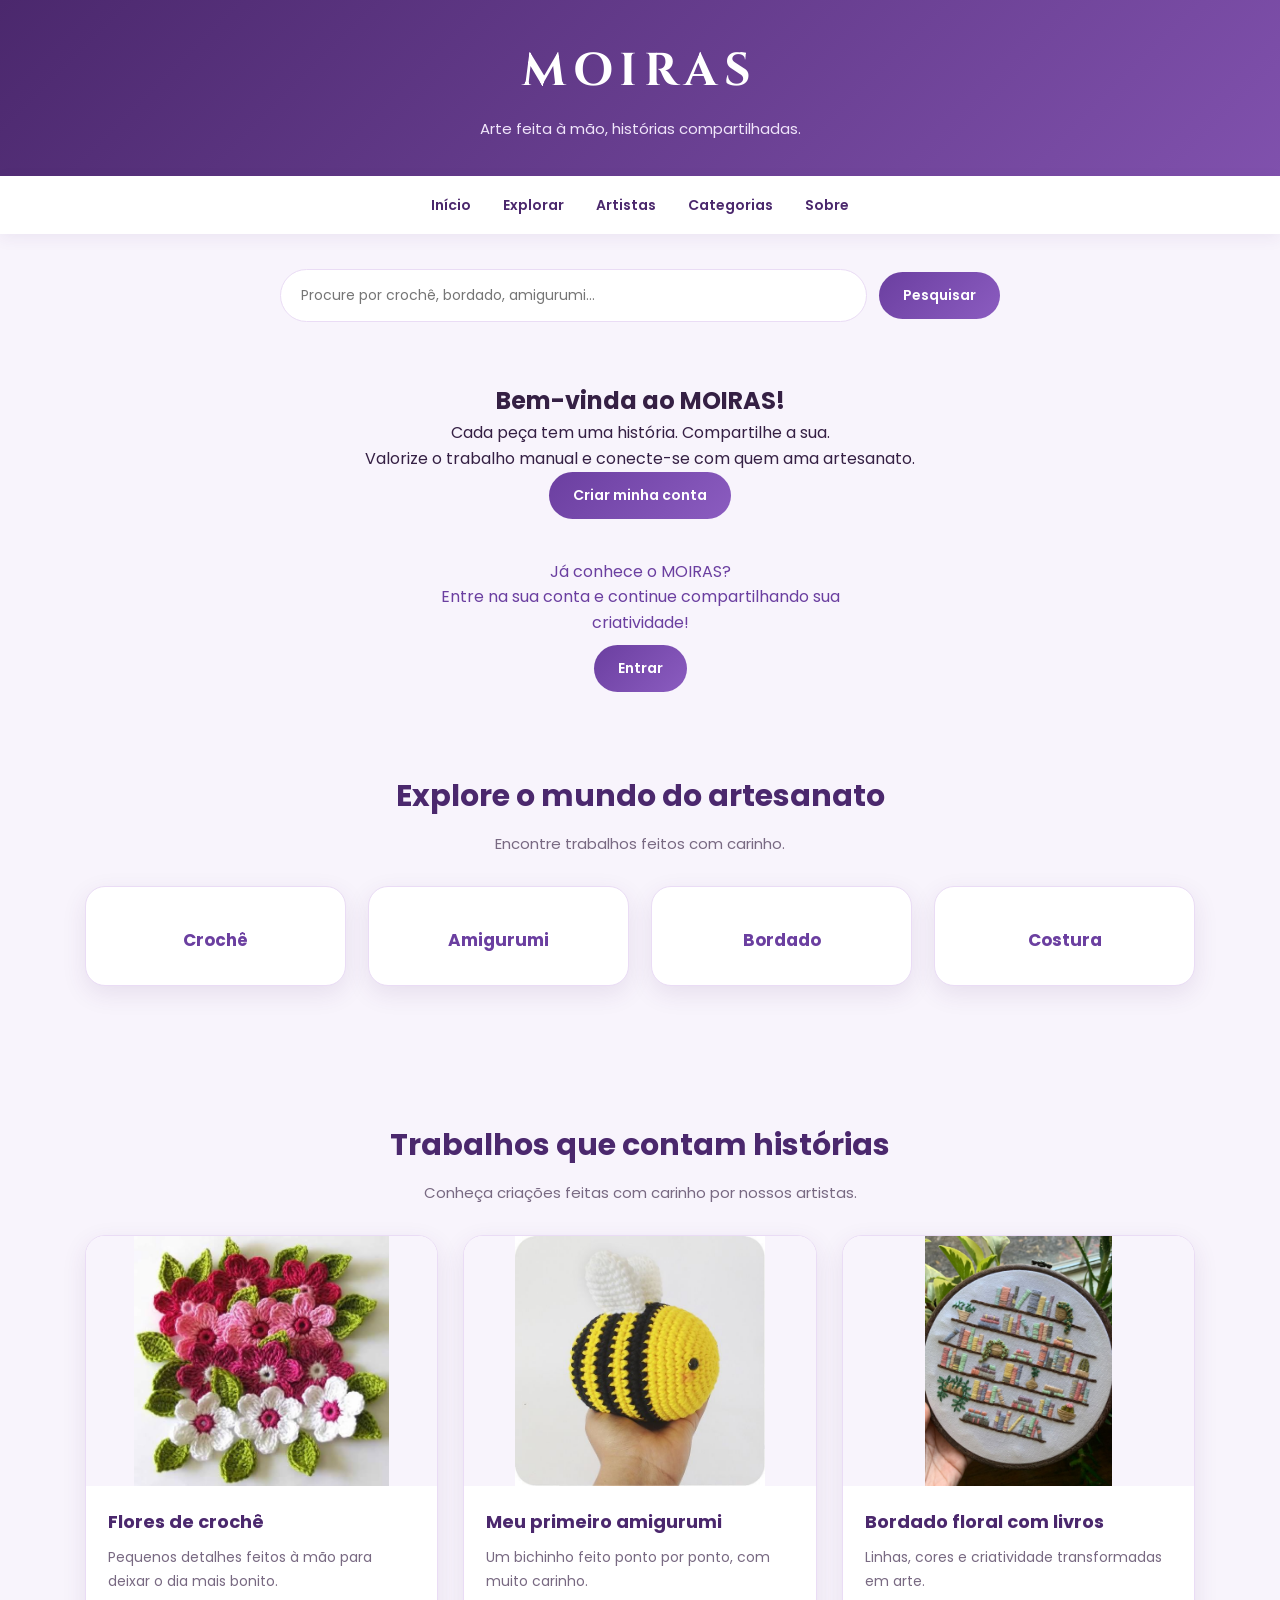
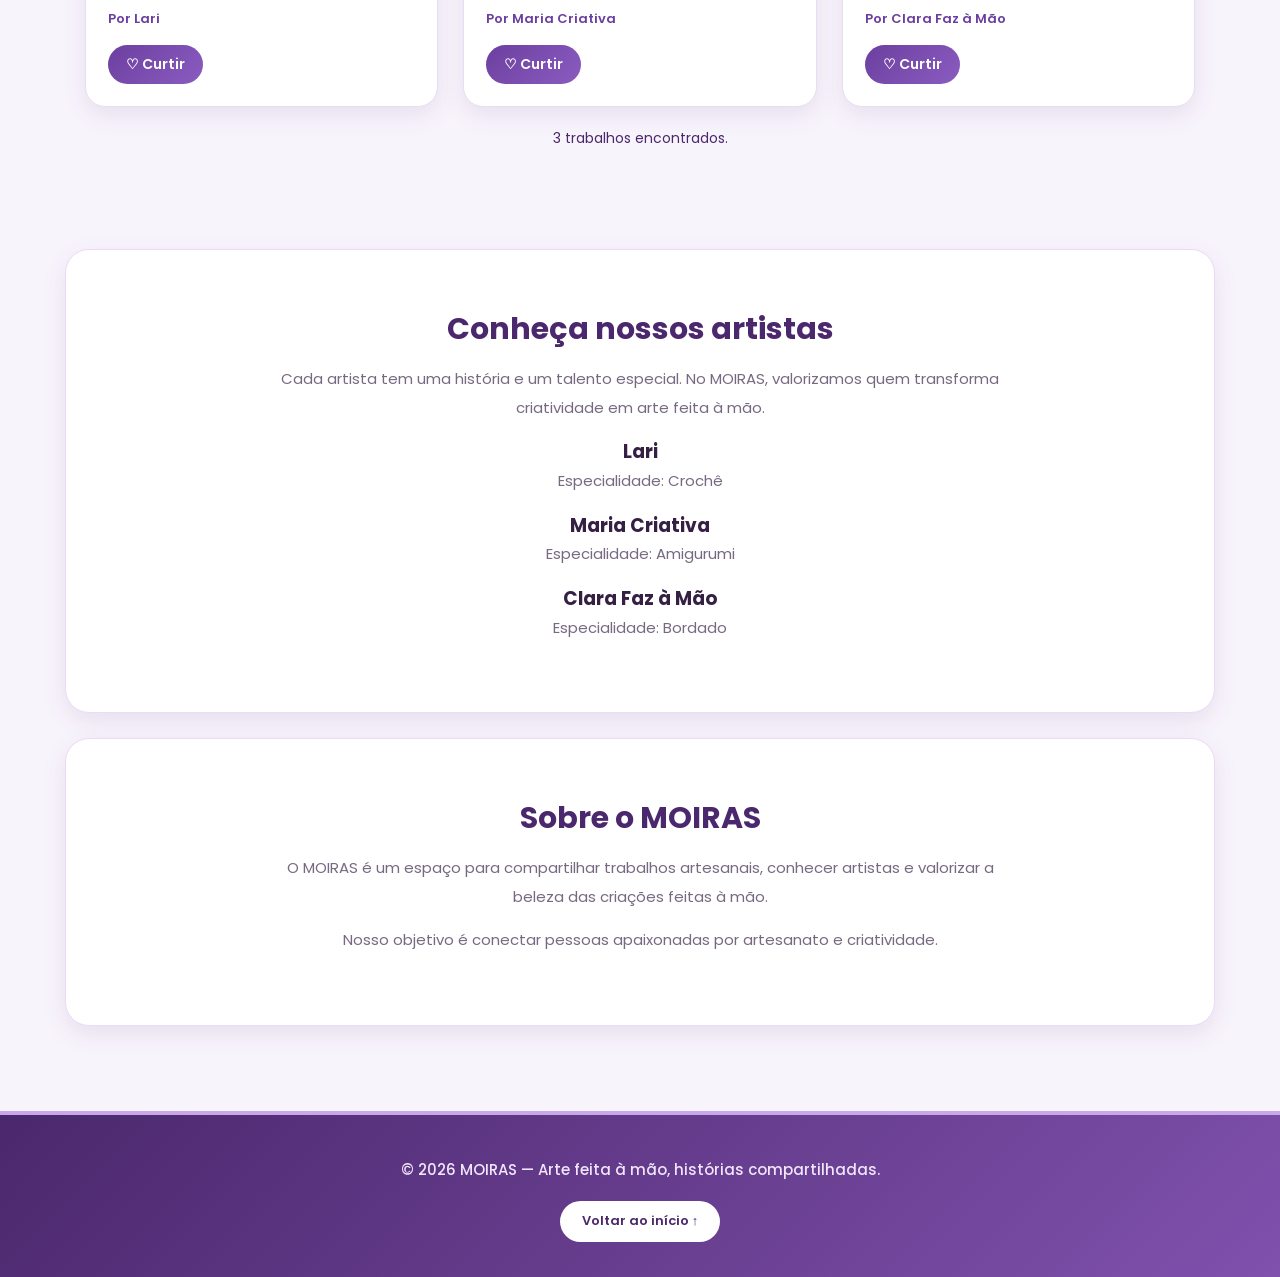
<file: index.html>
<!DOCTYPE html>
<html lang="pt-BR">
<head>
    <meta charset="UTF-8">
    <meta name="viewport" content="width=device-width, initial-scale=1.0">

    <title>MOIRAS | Arte feita à mão</title>

    <link rel="stylesheet" href="style.css">
</head>

<body>

    <header id="topo">
        <h1>MOIRAS</h1>
        <p>Arte feita à mão, histórias compartilhadas.</p>
    </header>

    <nav class="menu">
        <a href="#inicio">Início</a>
        <a href="#explorar">Explorar</a>
        <a href="#artistas">Artistas</a>
        <a href="#categorias">Categorias</a>
        <a href="#sobre">Sobre</a>
    </nav>

    <section class="barra-pesquisa">
        <input
            type="text"
            id="pesquisa"
            placeholder="Procure por crochê, bordado, amigurumi..."
            aria-label="Pesquisar trabalhos artesanais"
        >

        <button type="button" id="botao-pesquisa">
            Pesquisar
        </button>
    </section>

    <main>

        <section id="inicio">
            <h2>Bem-vinda ao MOIRAS!</h2>

            <p>
                Cada peça tem uma história. Compartilhe a sua.
            </p>

            <p>
                Valorize o trabalho manual e conecte-se com
                quem ama artesanato.
            </p>

            <button
                type="button"
                onclick="window.location.href='cadastro.html'"
            >
                Criar minha conta
            </button>

            <p class="mensagem-entrar">
                Já conhece o MOIRAS?<br>
                Entre na sua conta e continue compartilhando
                sua criatividade!
            </p>

            <button
                type="button"
                onclick="window.location.href='login.html'"
            >
                Entrar
            </button>
        </section>


        <section id="categorias" class="categorias">
            <h2>Explore o mundo do artesanato</h2>

            <p>
                Encontre trabalhos feitos com carinho.
            </p>

            <div class="lista-categorias">

                <article class="categoria" data-categoria="croche">
                    <span></span>
                    <h3>Crochê</h3>
                </article>

                <article class="categoria" data-categoria="amigurumi">
                    <span></span>
                    <h3>Amigurumi</h3>
                </article>

                <article class="categoria" data-categoria="bordado">
                    <span></span>
                    <h3>Bordado</h3>
                </article>

                <article class="categoria" data-categoria="costura">
                    <span></span>
                    <h3>Costura</h3>
                </article>

            </div>
        </section>

        <section id="explorar" class="publicacoes">

            <h2>Trabalhos que contam histórias</h2>

            <p>
                Conheça criações feitas com carinho por nossos artistas.
            </p>

            <div class="lista-publicacoes">

                <article
                    class="publicacao"
                    data-categoria="croche"
                >
                    <div class="imagem-publicacao">
                        <img
                            src="fotos/flor.jfif"
                            alt="Flores feitas à mão em crochê"
                            loading="lazy"
                        >
                    </div>

                    <div class="conteudo-publicacao">
                        <h3>Flores de crochê</h3>

                        <p>
                            Pequenos detalhes feitos à mão
                            para deixar o dia mais bonito.
                        </p>

                        <span>Por Lari</span>

                        <button type="button" class="botao-curtir"
                                aria-pressed="false">
                             Curtir
                        </button>
                    </div>
                </article>

                <article
                    class="publicacao"
                    data-categoria="amigurumi"
                >
                    <div class="imagem-publicacao">
                        <img
                            src="fotos/abelha.jpg"
                            alt="Abelha de crochê feita à mão"
                            loading="lazy"
                        >
                    </div>

                    <div class="conteudo-publicacao">
                        <h3>Meu primeiro amigurumi</h3>

                        <p>
                            Um bichinho feito ponto por ponto,
                            com muito carinho.
                        </p>

                        <span>Por Maria Criativa</span>

                        <button type="button" class="botao-curtir"
                                aria-pressed="false">
                            Curtir
                        </button>
                    </div>
                </article>

                <article
                    class="publicacao"
                    data-categoria="bordado"
                >
                    <div class="imagem-publicacao">
                        <img
                            src="fotos/livos.jpg"
                            alt="Trabalho artesanal de bordado floral"
                            loading="lazy"
                        >
                    </div>

                    <div class="conteudo-publicacao">
                        <h3>Bordado floral com livros</h3>

                        <p>
                            Linhas, cores e criatividade
                            transformadas em arte.
                        </p>

                        <span>Por Clara Faz à Mão</span>

                        <button type="button" class="botao-curtir"
                                aria-pressed="false">
                            Curtir
                        </button>
                    </div>
                </article>

            </div>
        </section>

        <section id="artistas" class="secao-artistas">

            <h2>Conheça nossos artistas</h2>

            <p>
                Cada artista tem uma história e um talento especial.
                No MOIRAS, valorizamos quem transforma criatividade
                em arte feita à mão.
            </p>

            <div class="lista-artistas">

                <article class="artista">
                    <h3>Lari</h3>
                    <p>Especialidade: Crochê</p>
                </article>

                <article class="artista">
                    <h3>Maria Criativa</h3>
                    <p>Especialidade: Amigurumi</p>
                </article>

                <article class="artista">
                    <h3>Clara Faz à Mão</h3>
                    <p>Especialidade: Bordado</p>
                </article>

            </div>
        </section>

        <section id="sobre" class="secao-sobre">

            <h2>Sobre o MOIRAS</h2>

            <p>
                O MOIRAS é um espaço para compartilhar trabalhos
                artesanais, conhecer artistas e valorizar a beleza
                das criações feitas à mão.
            </p>

            <p>
                Nosso objetivo é conectar pessoas apaixonadas
                por artesanato e criatividade.
            </p>

        </section>

    </main>

    <footer>
        <p>
            © 2026 MOIRAS — Arte feita à mão, histórias compartilhadas.
        </p>

        <a href="#topo">Voltar ao início ↑</a>
    </footer>

    <script src="script.js"></script>

</body>
</html>
</file>
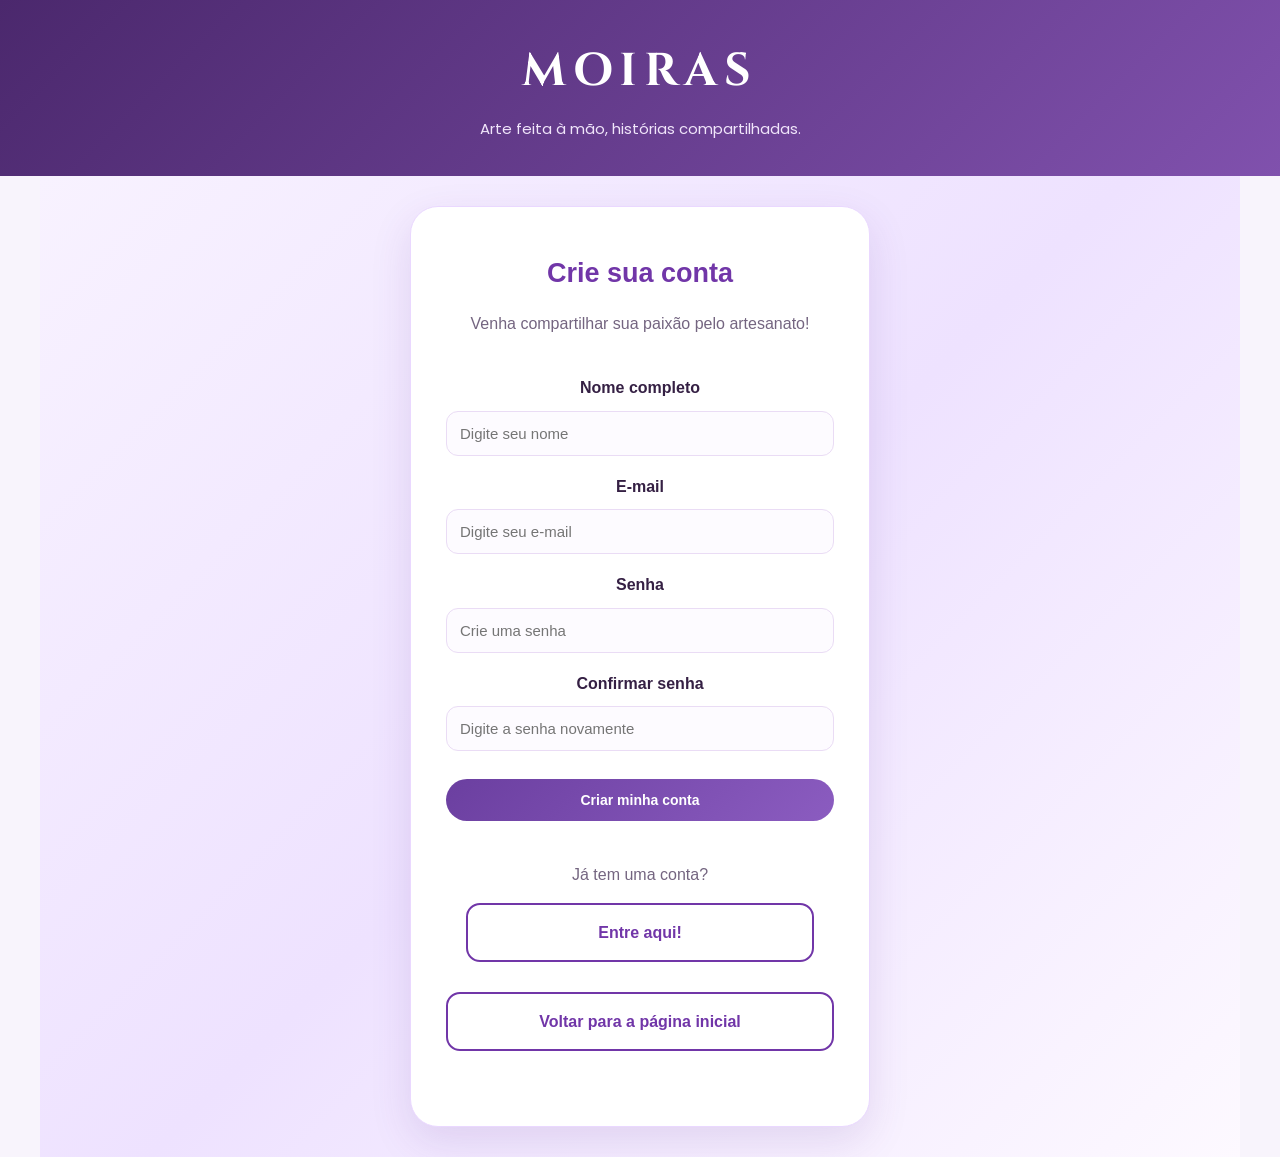
<file: cadastro.html>
<!DOCTYPE html>
<html lang="pt-BR">
<head>
    <meta charset="UTF-8">
    <meta name="viewport" content="width=device-width, initial-scale=1.0">
    <title>Cadastro | MOIRAS</title>
    <link rel="stylesheet" href="style.css">
</head>
<body>

    <header>
        <h1>MOIRAS</h1>
        <p>Arte feita à mão, histórias compartilhadas.</p>
    </header>

    <main class="pagina-autenticacao">
        <section class="caixa-autenticacao">
            <h2>Crie sua conta </h2>
            <p>Venha compartilhar sua paixão pelo artesanato!</p>

           <form action="cadastro.php" method="POST" id="form-cadastro">
                <label for="nome">Nome completo</label>
                <input type="text" id="nome" name="nome"
                       placeholder="Digite seu nome" required>

                <label for="email">E-mail</label>
                <input type="email" id="email" name="email"
                       placeholder="Digite seu e-mail" required>

                <label for="senha">Senha</label>
                <input type="password" id="senha" name="senha"
                       placeholder="Crie uma senha" required minlength="6">

                <label for="confirmar-senha">Confirmar senha</label>
                <input type="password" id="confirmar-senha"
                       name="confirmar-senha"
                       placeholder="Digite a senha novamente"
                       required minlength="6">

                <button type="submit">Criar minha conta</button>
            </form>
            <p class="mensagem-entrar">
                Já tem uma conta?
                <a href="login.html">Entre aqui!</a>
            </p>

            <p>
                <a href="index.html">Voltar para a página inicial</a>
            </p>
        </section>
    </main>

</body>
</html>
</file>
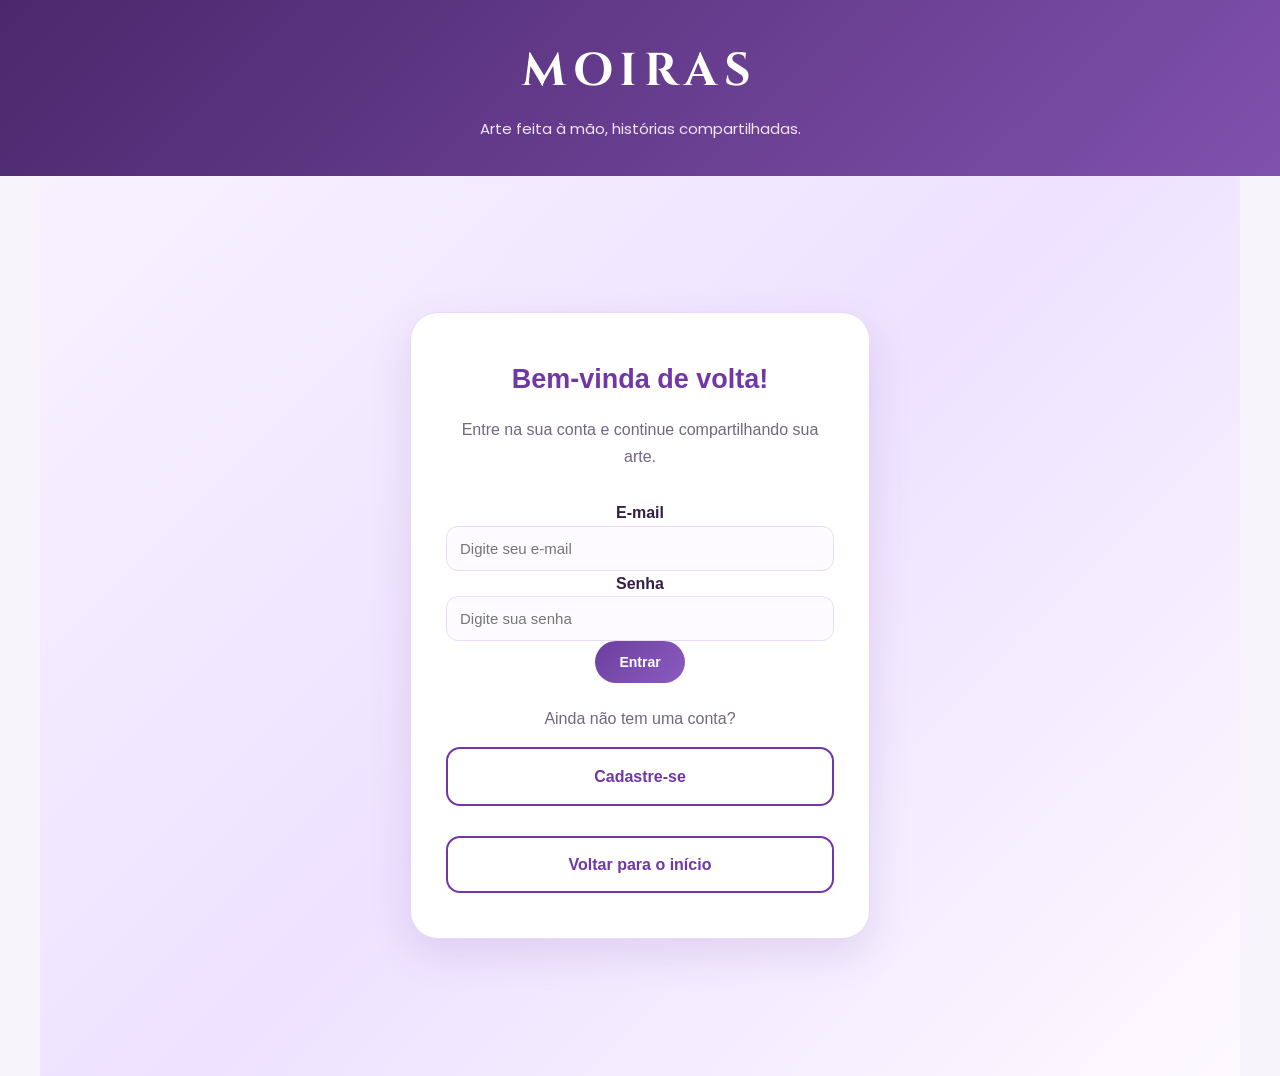
<file: login.html>
<!DOCTYPE html>
<html lang="pt-BR">
<head>
    <meta charset="UTF-8">
    <meta name="viewport" content="width=device-width, initial-scale=1.0">
    <title>Login | MOIRAS</title>
    <link rel="stylesheet" href="style.css">
</head>
<body>

    <header>
        <h1>MOIRAS</h1>
        <p>Arte feita à mão, histórias compartilhadas.</p>
    </header>

    <main class="pagina-autenticacao">
        <section class="caixa-autenticacao">
            <h2>Bem-vinda de volta! </h2>
            <p>Entre na sua conta e continue compartilhando sua arte.</p>

           <form action="login.php" method="POST" id="form-login">
                <label for="email">E-mail</label>
                <input
                    type="email"
                    id="email"
                    name="email"
                    placeholder="Digite seu e-mail"
                    required
                >

                <label for="senha">Senha</label>
                <input
                    type="password"
                    id="senha"
                    name="senha"
                    placeholder="Digite sua senha"
                    required
                >

                <button type="submit">Entrar</button>
            </form>

            <p class="alternar-autenticacao">
                Ainda não tem uma conta?
                <a href="cadastro.html">Cadastre-se</a>
            </p>

            <a class="voltar-inicio" href="index.html">
                Voltar para o início
            </a>
        </section>
    </main>

</body>
</html>
</file>
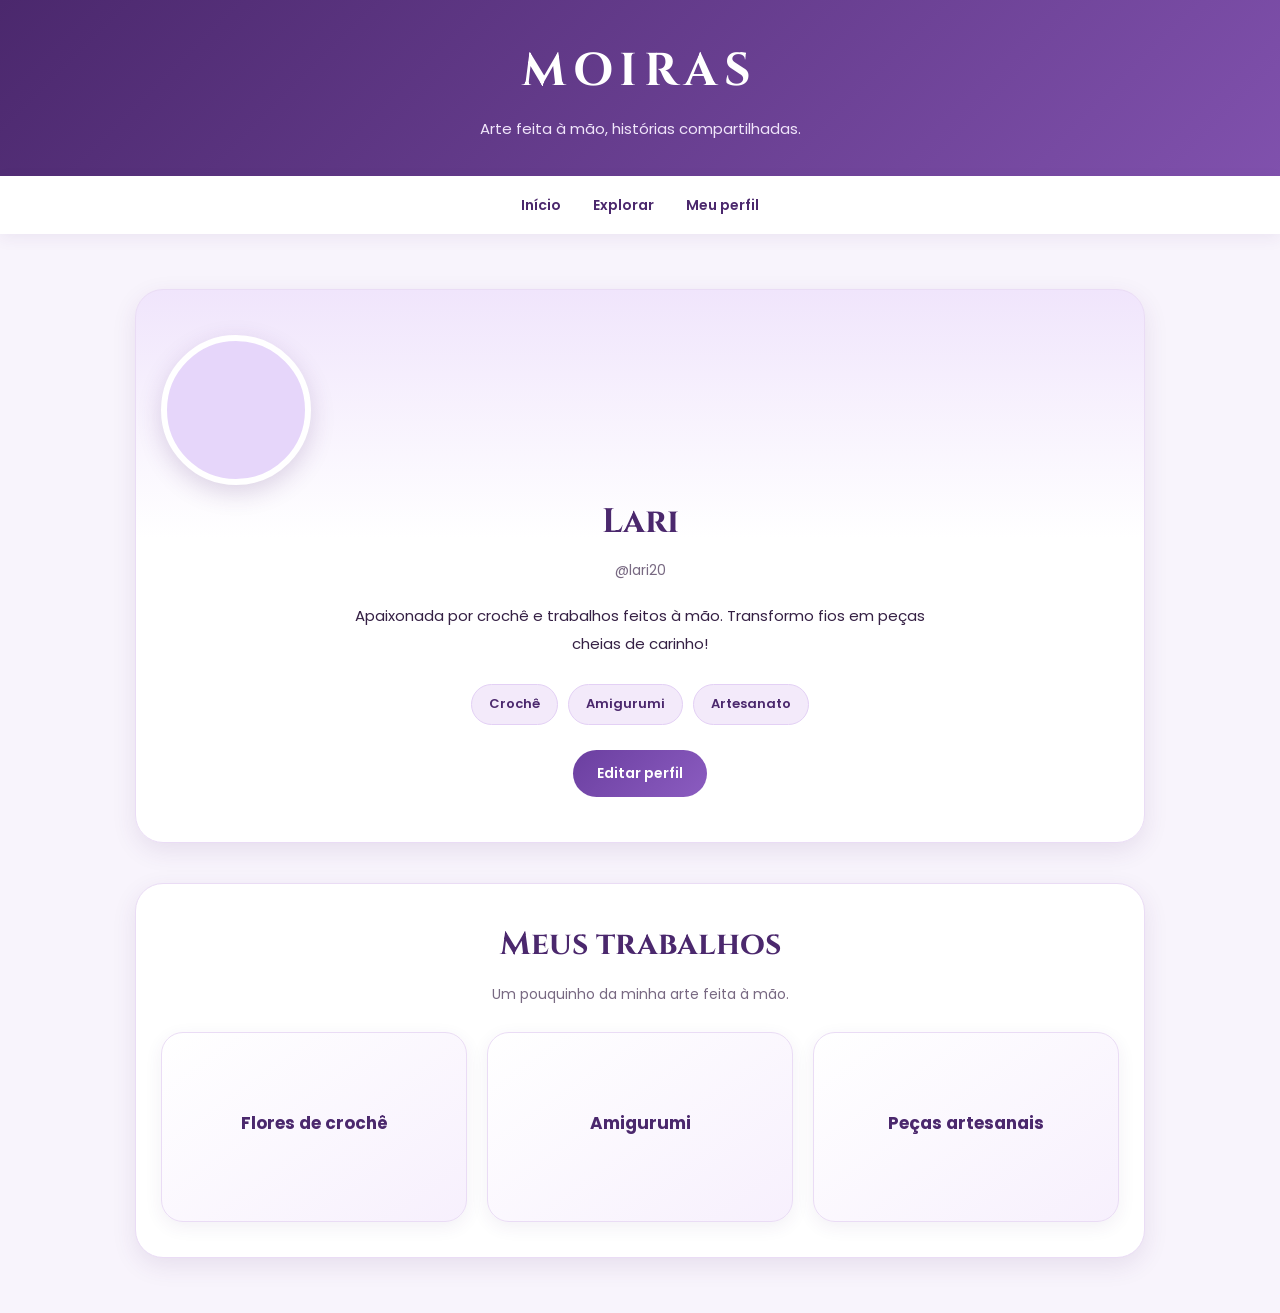
<file: perfil.html>
<!DOCTYPE html>
<html lang="pt-BR">
<head>
    <meta charset="UTF-8">
    <meta name="viewport" content="width=device-width, initial-scale=1.0">
    <title>Perfil do Artista. | MOIRAS</title>
    <link rel="stylesheet" href="style.css">
</head>
<body>

    <header>
        <h1>MOIRAS</h1>
        <p>Arte feita à mão, histórias compartilhadas.</p>
    </header>

    <nav class="menu">
        <a href="index.html">Início</a>
        <a href="index.html#explorar">Explorar</a>
        <a href="perfil.html">Meu perfil</a>
    </nav>

    <main class="pagina-perfil">

        <section class="cabecalho-perfil">
            <div class="foto-perfil"></div>

            <h2>Lari</h2>
            <p class="usuario-perfil">@lari20</p>

            <p class="bio-perfil">
                Apaixonada por crochê e trabalhos feitos à mão.
                Transformo fios em peças cheias de carinho!
            </p>

            <div class="especialidades">
                <span>Crochê</span>
                <span>Amigurumi</span>
                <span>Artesanato</span>
            </div>

            <button type="button">Editar perfil</button>
        </section>

        <section class="trabalhos-perfil">
            <h2>Meus trabalhos</h2>
            <p>Um pouquinho da minha arte feita à mão.</p>

            <div class="lista-categorias">
                <article class="categoria">
                    <span></span>
                    <h3>Flores de crochê</h3>
                </article>

                <article class="categoria">
                    <span></span>
                    <h3>Amigurumi</h3>
                </article>

                <article class="categoria">
                    <span></span>
                    <h3>Peças artesanais</h3>
                </article>
            </div>
        </section>

    </main>

</body>
</html>
</file>
<file: style.css>
@import url('https://fonts.googleapis.com/css2?family=Cinzel:wght@400;500;600;700&family=Poppins:wght@300;400;500;600;700&display=swap');

:root {
    --roxo-escuro: #4b286d;
    --roxo: #6b3fa0;
    --roxo-medio: #8b5cc0;
    --lilas: #c8a8e9;
    --lilas-claro: #e6d6fa;
    --fundo: #f8f4fc;
    --branco: #ffffff;
    --texto: #352044;
    --texto-suave: #786982;
    --borda: #eadcf5;
    --sombra: 0 8px 25px rgba(75, 40, 109, 0.10);
}

* {
    margin: 0;
    padding: 0;
    box-sizing: border-box;
}

html {
    scroll-behavior: smooth;
}

body {
    font-family: 'Poppins', Arial, sans-serif;
    background: var(--fundo);
    color: var(--texto);
    line-height: 1.6;
}

/* CABEÇALHO */

header {
    background: linear-gradient(135deg, #4b286d, #8051ad);
    color: var(--branco);
    text-align: center;
    padding: 35px 20px;
}

header h1 {
    font-family: 'Cinzel', serif;
    font-size: 46px;
    font-weight: 700;
    letter-spacing: 7px;
}

header p {
    margin-top: 8px;
    font-size: 15px;
    color: #f0e5fa;
}

/* MENU */

.menu {
    background-color: white;
    display: flex;
    justify-content: center;
    align-items: center;
    gap: 30px;
    padding: 18px;
    flex-wrap: wrap;
    gap: 32px;
    padding: 18px 20px;
    background: var(--branco);
    box-shadow: 0 4px 15px rgba(75, 40, 109, 0.07);
    position: sticky;
    top: 0;
    z-index: 10;
}

.menu a {
    color: var(--roxo-escuro);
    text-decoration: none;
    font-size: 14px;
    font-weight: 600;
    transition: color 0.3s, transform 0.3s;
}

.menu a:hover {
    color: var(--roxo-medio);
    transform: translateY(-2px);
}

/* PESQUISA */

.barra-pesquisa {
    display: flex;
    align-items: center;
    gap: 12px;
    width: 90%;
    max-width: 720px;
    margin: 35px auto;
}

.barra-pesquisa input {
    flex: 1;
    min-width: 0;
    padding: 15px 20px;
    border: 1px solid var(--borda);
    border-radius: 30px;
    background: var(--branco);
    color: var(--texto);
    font-family: inherit;
    font-size: 14px;
    outline: none;
    transition: 0.3s;
}

.barra-pesquisa input:focus {
    border-color: var(--roxo-medio);
    box-shadow: 0 0 0 4px rgba(139, 92, 192, 0.12);
}

/* BOTÕES */

button,
.botao-foto {
    border: none;
    border-radius: 30px;
    padding: 13px 24px;
    background: linear-gradient(135deg, var(--roxo), var(--roxo-medio));
    color: var(--branco);
    font-family: inherit;
    font-size: 14px;
    font-weight: 600;
    cursor: pointer;
    transition: transform 0.25s, box-shadow 0.25s;
}

button:hover,
.botao-foto:hover {
    transform: translateY(-2px);
    box-shadow: 0 6px 16px rgba(107, 63, 160, 0.25);
}

/* CONTEÚDO PRINCIPAL */

main {
    width: 100%;
    max-width: 1200px;
    margin: 35px auto;
    padding: 25px;
    text-align: center;
}

main > h2 {
    color: var(--roxo-escuro);
    font-size: clamp(26px, 4vw, 38px);
    line-height: 1.3;
    margin-bottom: 16px;
}

main > p {
    color: var(--texto-suave);
    font-size: 15px;
    margin-bottom: 12px;
}

.mensagem-entrar {
    max-width: 500px;
    margin: 30px auto 0;
    color: var(--texto-suave);
}

/* SEÇÕES */

.categorias,
.publicacoes,
.secao-artistas,
.secao-sobre {
    padding: 55px 20px;
    margin-top: 25px;
    scroll-margin-top: 90px;
}

.categorias h2,
.publicacoes h2,
.secao-artistas h2,
.secao-sobre h2 {
    color: var(--roxo-escuro);
    font-size: clamp(23px, 3vw, 30px);
    margin-bottom: 12px;
}

.categorias > p,
.publicacoes > p,
.secao-artistas p,
.secao-sobre p {
    color: var(--texto-suave);
    font-size: 15px;
    max-width: 750px;
    margin: 0 auto 15px;
}

/* CATEGORIAS */

.lista-categorias {
    display: grid;
    grid-template-columns: repeat(4, minmax(0, 1fr));
    gap: 22px;
    margin-top: 30px;
}

.categoria {
    background: var(--branco);
    border: 1px solid var(--borda);
    border-radius: 20px;
    padding: 30px 15px;
    box-shadow: var(--sombra);
    cursor: pointer;
    transition: transform 0.3s, box-shadow 0.3s;
}

.categoria:hover {
    transform: translateY(-7px);
    box-shadow: 0 14px 30px rgba(75, 40, 109, 0.14);
}

.categoria span {
    display: block;
    font-size: 42px;
    margin-bottom: 10px;
}

.categoria h3 {
    color: var(--roxo);
    font-size: 17px;
}

/* PUBLICAÇÕES */

.lista-publicacoes {
    display: grid;
    grid-template-columns: repeat(3, minmax(0, 1fr));
    gap: 25px;
    margin-top: 30px;
    align-items: stretch;
}

.publicacao {
    background: var(--branco);
    border: 1px solid var(--borda);
    border-radius: 20px;
    overflow: hidden;
    box-shadow: 0 4px 14px #00000012;
    text-align: left;
    box-shadow: var(--sombra);
    transition: transform 0.3s, box-shadow 0.3s;
}

.publicacao:hover {
    transform: translateY(-5px);
    box-shadow: 0 15px 30px rgba(75, 40, 109, 0.15);
}

.imagem-publicacao {
    width: 100%;
    height: 250px;
    overflow: hidden;
    background: var(--lilas-claro);
}

.imagem-publicacao img {
    display: block;
    width: 100%;
    height: 100%;
    object-fit: cover;
    transition: transform 0.4s;
}

.publicacao:hover .imagem-publicacao img {
    transform: scale(1.04);
}

.conteudo-publicacao {
    padding: 22px;
}

.conteudo-publicacao h3 {
    color: var(--roxo-escuro);
    font-size: 18px;
    margin-bottom: 10px;
}

.conteudo-publicacao p {
    color: var(--texto-suave);
    font-size: 14px;
    line-height: 1.7;
    margin-bottom: 15px;
}

.conteudo-publicacao span {
    display: block;
    color: var(--roxo);
    font-size: 13px;
    font-weight: 600;
    margin-bottom: 15px;
}

.conteudo-publicacao button {
    padding: 9px 18px;
}

/* ARTISTAS E SOBRE */

.secao-artistas,
.secao-sobre {
    background: var(--branco);
    border: 1px solid var(--borda);
    border-radius: 24px;
    box-shadow: var(--sombra);
}

.secao-artistas p,
.secao-sobre p {
    line-height: 1.9;
}

/* LOGIN E CADASTRO */

.pagina-autenticacao {
    min-height: 70vh;
    display: flex;
    justify-content: center;
    align-items: center;
    padding: 35px 20px;
    margin: 0 auto;
}

.caixa-autenticacao {
    background-color: white;
    width: 100%;
    max-width: 450px;
    padding: 35px;
    background: var(--branco);
    border: 1px solid var(--borda);
    border-radius: 24px;
    box-shadow: var(--sombra);
    text-align: left;
}

.caixa-autenticacao h2 {
    color: var(--roxo-escuro);
    text-align: center;
    font-size: 28px;
    margin-bottom: 12px;
}

.caixa-autenticacao > p {
    text-align: center;
    color: var(--texto-suave);
    margin-bottom: 25px;
}

#form-cadastro {
    display: flex;
    flex-direction: column;
    gap: 10px;
}

#form-cadastro label,
.caixa-autenticacao label {
    color: var(--texto);
    font-weight: 600;
    margin-top: 8px;
}

#form-cadastro input,
.caixa-autenticacao input {
    width: 100%;
    padding: 13px;
    border: 1px solid var(--borda);
    border-radius: 12px;
    background: #fdfbff;
    color: var(--texto);
    font-family: inherit;
    font-size: 15px;
    outline: none;
}

#form-cadastro input:focus,
.caixa-autenticacao input:focus {
    border-color: var(--roxo-medio);
    box-shadow: 0 0 0 3px rgba(139, 92, 192, 0.12);
}

#form-cadastro button {
    width: 100%;
    margin-top: 18px;
}

.alternar-autenticacao {
    margin-top: 22px;
    font-size: 14px;
}

.caixa-autenticacao a,
.voltar-inicio {
    color: var(--roxo);
    font-weight: 600;
    text-decoration: none;
}

.caixa-autenticacao a:hover,
.voltar-inicio:hover {
    text-decoration: underline;
}

.voltar-inicio {
    display: block;
    text-align: center;
    margin-top: 18px;
}

/* PERFIL */

.pagina-perfil {
    width: 100%;
    max-width: 1000px;
    margin: 40px auto;
    padding: 20px;
}

.cabecalho-perfil {
    background: var(--branco);
    border: 1px solid var(--borda);
    border-radius: 25px;
    padding: 40px 25px;
    text-align: center;
    box-shadow: var(--sombra);
}

.area-foto-perfil {
    display: flex;
    flex-direction: column;
    align-items: center;
    gap: 12px;
    margin-bottom: 20px;
}

.foto-perfil {
    width: 130px;
    height: 130px;
    object-fit: cover;
    margin: 0 auto 20px;
    border-radius: 50%;
    background: linear-gradient(135deg, var(--lilas), var(--roxo));
    border: 5px solid var(--branco);
    box-shadow: var(--sombra);
}

.cabecalho-perfil h2,
.trabalhos-perfil h2 {
    color: var(--roxo-escuro);
    margin-bottom: 10px;
}

.usuario-perfil {
    color: var(--roxo);
    font-size: 14px;
    margin-bottom: 20px;
}

.bio-perfil {
    max-width: 600px;
    margin: 0 auto 20px;
    line-height: 1.8;
    color: #352044;
}

.especialidades {
    display: flex;
    justify-content: center;
    flex-wrap: wrap;
    gap: 10px;
    margin: 25px 0;
}

.especialidades span {
    background: var(--lilas-claro);
    color: var(--roxo-escuro);
    border-radius: 20px;
    padding: 9px 16px;
    font-size: 13px;
    font-weight: 600;
}

.trabalhos-perfil {
    margin-top: 40px;
    text-align: center;
}

.trabalhos-perfil h2 {
    color: #6B3FA0;
    font-size: 28px;
    margin-bottom: 15px;
}

.trabalhos-perfil > p {
    line-height: 1.7;
    margin-bottom: 20px;
    color: var(--texto-suave);
}

/* LOGO */

.logo-moiras {
    display: block;
    width: 180px;
    max-width: 80%;
    height: auto;
    margin: 10px auto;
}

/* CELULARES E TABLETS */

@media (max-width: 850px) {
    .lista-categorias {
        grid-template-columns: repeat(2, minmax(0, 1fr));
    }

    .lista-publicacoes {
        grid-template-columns: repeat(2, minmax(0, 1fr));
    }

    .menu {
        gap: 18px;
    }
}

@media (max-width: 600px) {
    header {
        padding: 28px 15px;
    }

    header h1 {
        font-size: 34px;
        letter-spacing: 4px;
    }

    .menu {
        gap: 12px;
        padding: 14px 10px;
    }

    .menu a {
        font-size: 12px;
    }

    main {
        margin: 20px auto;
        padding: 18px 14px;
    }

    .barra-pesquisa {
        flex-direction: column;
        width: 92%;
    }

    .barra-pesquisa input,
    .barra-pesquisa button {
        width: 100%;
    }

    .categorias,
    .publicacoes,
    .secao-artistas,
    .secao-sobre {
        padding: 30px 12px;
    }

    .lista-publicacoes {
        grid-template-columns: 1fr;
    }

    .lista-categorias {
        gap: 12px;
    }

    .categoria {
        padding: 22px 10px;
    }

    .imagem-publicacao {
        height: 260px;
    }

    .caixa-autenticacao {
        padding: 25px 20px;
    }

    .pagina-perfil {
        margin: 20px auto;
        padding: 12px;
    }

    .cabecalho-perfil {
        padding: 30px 18px;
    }

    .area-foto-perfil {
    display: flex;
    flex-direction: column;
    align-items: center;
    gap: 12px;
    margin-bottom: 20px;
}

.foto-perfil {
    width: 130px;
    height: 130px;
    margin: 0;
    border-radius: 50%;
    object-fit: cover;
    background: linear-gradient(135deg, #B08AE0, #6B3FA0);
    border: 5px solid #FFFFFF;
    box-shadow: 0 4px 15px rgba(107, 63, 160, 0.20);
}

.botao-foto {
    display: inline-block;
    background: #8E5BC2;
    color: #FFFFFF;
    padding: 12px 24px;
    border-radius: 25px;
    cursor: pointer;
    font-size: 15px;
    font-weight: bold;
    box-shadow: 0 4px 10px rgba(107, 63, 160, 0.20);
    transition: all 0.3s ease;
}

.botao-foto:hover {
    background: #6B3FA0;
    transform: translateY(-3px);
    box-shadow: 0 6px 15px rgba(107, 63, 160, 0.30);
}

.botao-foto:hover {
    background: #C8A8E9;
    transform: translateY(-2px);
}

    .cabecalho-perfil h2 {
        font-size: 25px;
    }
}
.mensagem-entrar {
    margin: 40px auto 10px;
    max-width: 500px;
    color: #6B3FA0;
    font-size: 16px;
    line-height: 1.6;
    text-align: center;
    padding: 0 20px;
}
/* RODAPÉ MOIRAS */

footer {
    background: linear-gradient(135deg, #4b286d, #8051ad);
    color: #ffffff;
    text-align: center;
    padding: 35px 20px;
    margin-top: 60px;
    border-top: 4px solid #c8a8e9;
}

footer p {
    color: #f0e5fa;
    font-size: 14px;
    line-height: 1.8;
    margin: 6px 0;
}

footer p:first-child {
    font-size: 15px;
    font-weight: 500;
}

footer a {
    display: inline-block;
    margin-top: 12px;
    padding: 10px 22px;
    background: #ffffff;
    color: #4b286d;
    border-radius: 25px;
    text-decoration: none;
    font-size: 13px;
    font-weight: 600;
    transition: all 0.3s ease;
}

footer a:hover {
    background: #e6d6fa;
    color: #352044;
    transform: translateY(-3px);
    box-shadow: 0 5px 15px rgba(0, 0, 0, 0.15);
}

@media (max-width: 600px) {
    footer {
        padding: 28px 15px;
        margin-top: 40px;
    }

    footer p {
        font-size: 12px;
    }
}

/* ===== TELA DE CADASTRO REALIZADO ===== */

.pagina-autenticacao {
    min-height: 100vh;
    display: flex;
    align-items: center;
    justify-content: center;
    padding: 30px 20px;
    background: linear-gradient(135deg, #f8f2ff, #eee2ff, #fdf9ff);
    font-family: Arial, sans-serif;
}

.caixa-autenticacao {
    width: 100%;
    max-width: 460px;
    padding: 45px 35px;
    background: #ffffff;
    border: 1px solid #ead8ff;
    border-radius: 28px;
    box-shadow: 0 15px 40px rgba(91, 45, 145, 0.13);
    text-align: center;
    animation: aparecer 0.6s ease;
}

.caixa-autenticacao h1 {
    margin: 0 0 22px;
    font-size: 36px;
    font-weight: 800;
    letter-spacing: 1px;
    color: #48236f;
}

.caixa-autenticacao h2 {
    margin: 0 0 15px;
    font-size: 27px;
    color: #7136a8;
}

.caixa-autenticacao p {
    margin-bottom: 30px;
    font-size: 16px;
    line-height: 1.7;
    color: #746580;
}

.caixa-autenticacao a {
    display: block;
    width: 100%;
    box-sizing: border-box;
    margin-top: 14px;
    padding: 14px 20px;
    border: 2px solid #7136a8;
    border-radius: 14px;
    background: #7136a8;
    color: #ffffff;
    font-size: 16px;
    font-weight: bold;
    text-align: center;
    text-decoration: none;
    transition: all 0.25s ease;
}

.caixa-autenticacao a:hover {
    background: #542681;
    border-color: #542681;
    transform: translateY(-2px);
    box-shadow: 0 7px 15px rgba(84, 38, 129, 0.2);
}

.caixa-autenticacao a:last-child {
    background: #ffffff;
    color: #7136a8;
}

.caixa-autenticacao a:last-child:hover {
    background: #f5edff;
    color: #542681;
}

/* Animação suave ao abrir a página */
@keyframes aparecer {
    from {
        opacity: 0;
        transform: translateY(15px);
    }

    to {
        opacity: 1;
        transform: translateY(0);
    }
}

/* Ajustes para celulares */
@media (max-width: 480px) {
    .caixa-autenticacao {
        padding: 35px 22px;
        border-radius: 22px;
    }

    .caixa-autenticacao h1 {
        font-size: 31px;
    }

    .caixa-autenticacao h2 {
        font-size: 23px;
    }
}
/* =====================================
   MOIRAS — PERFIL RENOVADO
===================================== */

.pagina-perfil {
    max-width: 1050px;
    width: 100%;
    margin: 35px auto;
    padding: 20px;
}

/* Cartão principal do perfil */
.cabecalho-perfil {
    position: relative;
    overflow: hidden;
    background: linear-gradient(180deg, #f0e5fc 0%, #ffffff 45%);
    border: 1px solid var(--borda);
    border-radius: 28px;
    padding: 45px 25px;
    text-align: center;
    box-shadow: var(--sombra);
}

/* Detalhes da foto */
.area-foto-perfil {
    display: flex;
    flex-direction: column;
    align-items: center;
    gap: 14px;
    margin-bottom: 22px;
}

.foto-perfil {
    display: block;
    width: 150px;
    height: 150px;
    margin: 0;
    object-fit: cover;
    border-radius: 50%;
    border: 6px solid #ffffff;
    background: var(--lilas-claro);
    box-shadow: 0 8px 25px rgba(75, 40, 109, 0.18);
}

/* Botão para trocar a foto */
.botao-foto {
    display: inline-block;
    padding: 11px 23px;
    border-radius: 25px;
    background: linear-gradient(135deg, #8b5cc0, #6b3fa0);
    color: #ffffff;
    font-size: 14px;
    font-weight: 600;
    cursor: pointer;
    transition: 0.3s ease;
}

.botao-foto:hover {
    background: #4b286d;
    transform: translateY(-2px);
}

#mensagem-foto {
    color: var(--roxo);
    font-size: 13px;
}

/* Nome e informações */
.cabecalho-perfil > h2 {
    margin: 10px 0;
    color: var(--roxo-escuro);
    font-family: 'Cinzel', serif;
    font-size: clamp(25px, 4vw, 34px);
}

.usuario-perfil {
    margin-bottom: 20px;
    color: var(--texto-suave);
    font-size: 14px;
    overflow-wrap: anywhere;
}

.bio-perfil {
    max-width: 600px;
    margin: 20px auto;
    color: var(--texto);
    font-size: 15px;
    line-height: 1.9;
}

/* Especialidades */
.especialidades {
    display: flex;
    justify-content: center;
    flex-wrap: wrap;
    gap: 10px;
    margin: 25px 0;
}

.especialidades span {
    padding: 9px 17px;
    border: 1px solid #e3d0f5;
    border-radius: 30px;
    background: #f3eafa;
    color: var(--roxo-escuro);
    font-size: 13px;
    font-weight: 600;
}

/* Botão de edição */
#editar-perfil {
    margin-top: 5px;
    padding: 12px 28px;
}

/* Área dos trabalhos */
.trabalhos-perfil {
    margin-top: 40px;
    padding: 35px 25px;
    background: #ffffff;
    border: 1px solid var(--borda);
    border-radius: 28px;
    box-shadow: var(--sombra);
    text-align: center;
}

.trabalhos-perfil h2 {
    margin-bottom: 12px;
    color: var(--roxo-escuro);
    font-family: 'Cinzel', serif;
    font-size: clamp(24px, 4vw, 32px);
}

.trabalhos-perfil > p {
    max-width: 650px;
    margin: 0 auto 25px;
    color: var(--texto-suave);
    font-size: 14px;
    line-height: 1.8;
}

/* Cartões das categorias */
.trabalhos-perfil .lista-categorias {
    display: grid;
    grid-template-columns: repeat(3, minmax(0, 1fr));
    gap: 20px;
    margin-top: 25px;
}

.trabalhos-perfil .categoria {
    display: flex;
    flex-direction: column;
    align-items: center;
    justify-content: center;
    min-height: 190px;
    padding: 25px 15px;
    border: 1px solid var(--borda);
    border-radius: 22px;
    background: linear-gradient(145deg, #ffffff, #f7f0fd);
    box-shadow: 0 5px 18px rgba(75, 40, 109, 0.07);
    transition: transform 0.25s ease, box-shadow 0.25s ease;
}

.trabalhos-perfil .categoria:hover {
    transform: translateY(-5px);
    box-shadow: 0 12px 25px rgba(75, 40, 109, 0.13);
}

.trabalhos-perfil .categoria > span {
    margin-bottom: 12px;
    font-size: 34px;
}

.trabalhos-perfil .categoria h3 {
    margin-bottom: 18px;
    color: var(--roxo-escuro);
    font-size: 17px;
}

.trabalhos-perfil .botao-adicionar-trabalho {
    max-width: 100%;
    padding: 10px 16px;
    font-size: 12px;
}

/* Acessibilidade: foco pelo teclado */
.menu a:focus-visible,
button:focus-visible,
.botao-foto:focus-visible {
    outline: 3px solid var(--lilas);
    outline-offset: 4px;
}

/* Ajustes para celulares */
@media (max-width: 650px) {
    .pagina-perfil {
        margin: 18px auto;
        padding: 12px;
    }

    .cabecalho-perfil {
        padding: 30px 17px;
        border-radius: 22px;
    }

    .foto-perfil {
        width: 125px;
        height: 125px;
    }

    .trabalhos-perfil {
        margin-top: 22px;
        padding: 27px 15px;
        border-radius: 22px;
    }

    .trabalhos-perfil .lista-categorias {
        grid-template-columns: 1fr;
        gap: 15px;
    }

    .trabalhos-perfil .categoria {
        min-height: 160px;
    }

    #editar-perfil {
        max-width: 100%;
    }
}
/* RESULTADO DA PESQUISA */
#mensagem-resultado {
    margin: 20px auto;
    text-align: center;
    color: var(--roxo-escuro);
    font-size: 14px;
    line-height: 1.6;
}

/* CATEGORIA SELECIONADA */
.categoria-selecionada {
    outline: 3px solid var(--roxo);
    outline-offset: 3px;
    background: var(--lilas-claro) !important;
}

/* FOCO PELO TECLADO */
.categoria:focus-visible,
.botao-curtir:focus-visible,
#botao-pesquisa:focus-visible,
#pesquisa:focus-visible {
    outline: 3px solid var(--roxo-medio);
    outline-offset: 4px;
}

/* BOTÃO DE CURTIDA ATIVO */
.botao-curtir.curtido {
    color: var(--roxo-escuro);
    font-weight: 700;
}

/* PUBLICAÇÕES OCULTAS PELOS FILTROS */
.publicacao[hidden] {
    display: none !important;
}

/* Foto de perfil sem imagem */
.foto-sem-imagem {
    display: flex;
    align-items: center;
    justify-content: center;

    width: 150px;
    height: 150px;
    min-width: 150px;

    border: 5px solid #ffffff;
    border-radius: 50%;

    background: linear-gradient(135deg, #f0e4ff, #d9c1fa);
    box-shadow: 0 8px 25px rgba(95, 53, 140, 0.18);

    color: #7442a8;
    font-size: 58px;
    font-weight: bold;

    box-sizing: border-box;
    overflow: hidden;
}

.foto-sem-imagem span {
    display: block;
    line-height: 1;
}

/* Mantém a foto real com o mesmo formato */
img.foto-perfil {
    width: 150px;
    height: 150px;
    min-width: 150px;

    object-fit: cover;
    object-position: center;

    border: 5px solid #ffffff;
    border-radius: 50%;

    box-shadow: 0 8px 25px rgba(95, 53, 140, 0.18);
    box-sizing: border-box;
}

/* CORREÇÃO DAS FOTOS DAS PUBLICAÇÕES */
.imagem-publicacao img {
    display: block;
    width: 100%;
    height: 100%;
    object-fit: contain;
    object-position: center;
    background: #f8f4fc;
    transition: none;
}

.publicacao:hover .imagem-publicacao img {
    transform: none;
}
.secao-trabalhos {
    padding: 60px 30px;
    text-align: center;
}

.secao-trabalhos h2 {
    color: #512b7a;
    font-size: 28px;
    margin-bottom: 15px;
}

.subtitulo {
    color: #806b91;
    margin-bottom: 35px;
}

.lista-trabalhos {
    display: grid;
    grid-template-columns: repeat(auto-fit, minmax(230px, 1fr));
    gap: 25px;
    max-width: 1200px;
    margin: auto;
}

.cartao-trabalho {
    background: white;
    border: 1px solid #ead8f5;
    border-radius: 20px;
    overflow: hidden;
    text-align: left;
    box-shadow: 0 6px 18px rgba(80, 40, 110, 0.08);
    transition: transform 0.3s ease, box-shadow 0.3s ease;
}

.cartao-trabalho:hover {
    transform: translateY(-5px);
    box-shadow: 0 10px 25px rgba(80, 40, 110, 0.15);
}

.foto-trabalho {
    width: 100%;
    height: 250px;
    object-fit: cover;
    display: block;
}

.informacoes-trabalho {
    padding: 18px;
}

.informacoes-trabalho h3 {
    color: #512b7a;
    font-size: 19px;
    margin-bottom: 10px;
}

.informacoes-trabalho p {
    color: #76677f;
    line-height: 1.6;
}

.categoria-trabalho {
    color: #7746a8;
    font-size: 13px;
    font-weight: bold;
}

.nome-artista {
    color: #673b91 !important;
    font-size: 13px;
    font-weight: bold;
    margin-top: 12px;
}

.mensagem-vazia {
    grid-column: 1 / -1;
    color: #806b91;
    text-align: center;
}

@media (max-width: 600px) {
    .secao-trabalhos {
        padding: 40px 18px;
    }

    .lista-trabalhos {
        grid-template-columns: 1fr;
    }
}
</file>
